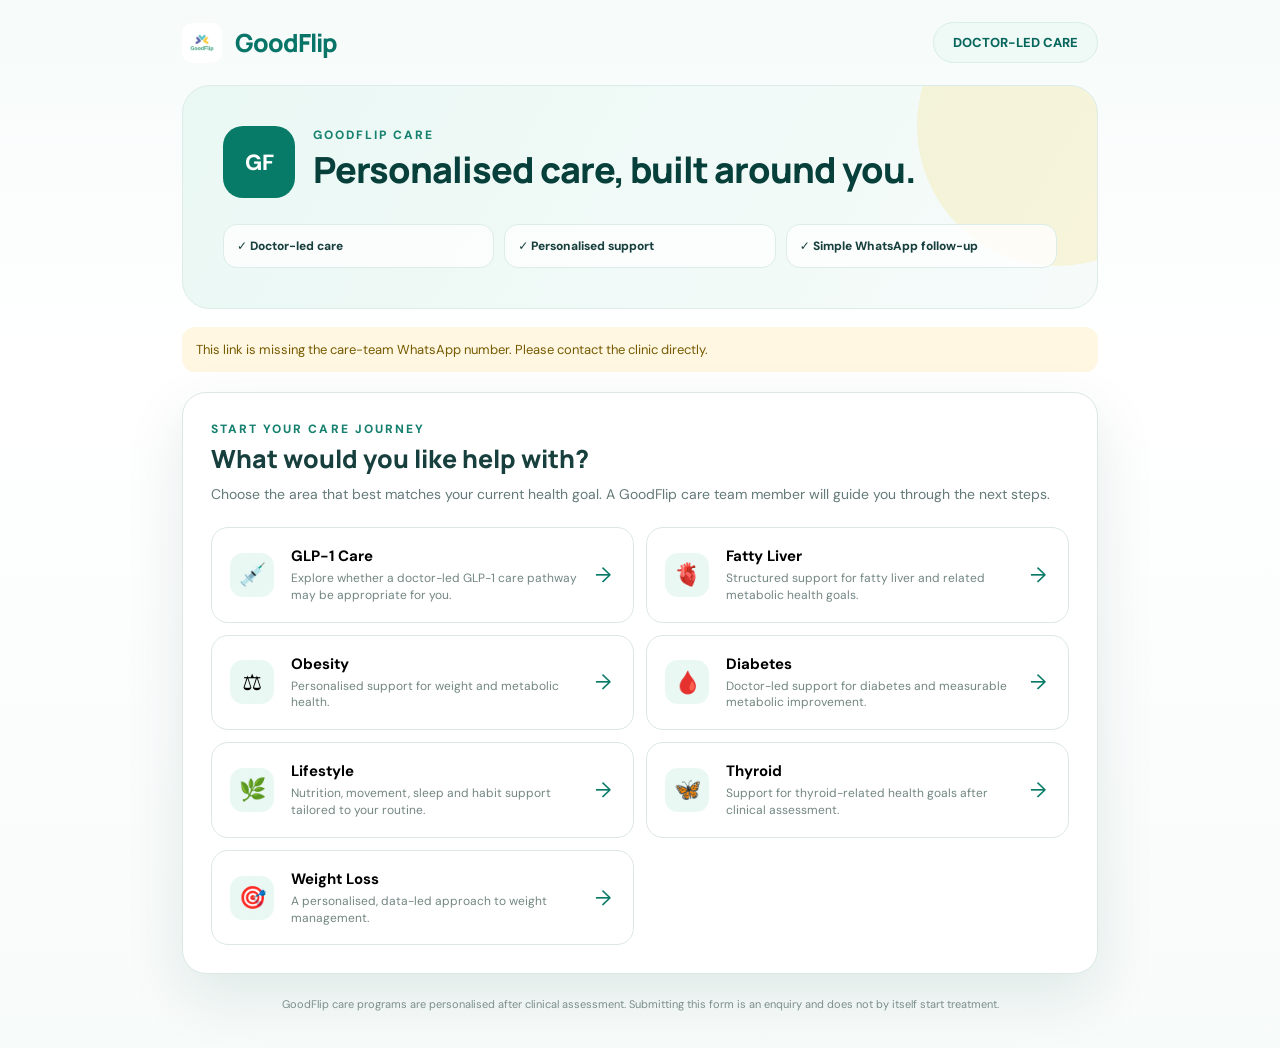
<file: index.html>
<!doctype html>
<html lang="en">
<head><meta charset="utf-8"><meta name="viewport" content="width=device-width,initial-scale=1"><title>GoodFlip Care | Personalised Health Support</title><link rel="stylesheet" href="styles.css"></head>
<body>
<div class="patient-page">
  <header class="patient-top"><div class="brand patient-brand"><img src="goodflip-logo.jpg" alt="GoodFlip"><span class="brand-name">GoodFlip</span></div><span class="pill">DOCTOR-LED CARE</span></header>
  <main>
    <section class="patient-hero">
      <div class="doctor-row"><div id="avatar" class="avatar">GF</div><div><div class="eyebrow">GOODFLIP CARE</div><h1 id="doctorName">Personalised care, built around you.</h1><p id="referral"></p></div></div>
      <div class="patient-features"><div class="mini-feature">✓ Doctor-led care</div><div class="mini-feature">✓ Personalised support</div><div class="mini-feature">✓ Simple WhatsApp follow-up</div></div>
    </section>
    <section id="notice" class="notice hidden"></section>
    <section id="chooseSection" class="choose-card"><div class="eyebrow">Start your care journey</div><h2>What would you like help with?</h2><p class="card-sub">Choose the area that best matches your current health goal. A GoodFlip care team member will guide you through the next steps.</p><div id="planCards" class="patient-plans"></div></section>
    <section id="leadSection" class="lead-card hidden"><div class="selected-plan" id="selectedPlan"></div><h2>Let’s take the next step</h2><p class="card-sub">Share your details and the GoodFlip care team will contact you on WhatsApp.</p><form id="leadForm"><div class="field"><label for="name">Full Name *</label><input id="name" required placeholder="Your name"></div><div class="field"><label for="mobile">Mobile Number *</label><div class="input-wrap"><span class="prefix">+91</span><input id="mobile" required inputmode="numeric" placeholder="9876543210"></div></div><div class="two"><div class="field"><label for="age">Age</label><input id="age" type="number" min="1" max="120" placeholder="Age"></div><div class="field"><label for="gender">Gender</label><select id="gender"><option value="">Select</option><option>Male</option><option>Female</option><option>Other</option><option>Prefer not to say</option></select></div></div><div class="field"><label for="notes">Anything you'd like the care team to know?</label><textarea id="notes" rows="3" placeholder="Optional"></textarea></div><label class="consent"><input id="consent" type="checkbox" required><span>I agree to be contacted by GoodFlip regarding this care enquiry.</span></label><button class="primary" type="submit">Continue on WhatsApp →</button></form><button class="back-link" id="changePlan" type="button">← Change care plan</button></section>
    <p class="footer-note">GoodFlip care programs are personalised after clinical assessment. Submitting this form is an enquiry and does not by itself start treatment.</p>
  </main>
</div>
<script src="app.js"></script><script>
const qs=new URLSearchParams(location.search),doctor=qs.get('doctor')||'',wa=qs.get('wa')||'',ref=qs.get('ref')||'',photo=qs.get('photo')||'',allowed=(qs.get('plans')||window.GF_PLANS.map(p=>p.id).join(',')).split(',').filter(Boolean),choose=qs.get('choose')!=='0';
document.getElementById('doctorName').textContent=doctor?`Care with GoodFlip through ${doctor}`:'Personalised care, built around you.';if(ref)document.getElementById('referral').textContent=`Referred by ${ref}`;if(photo){const a=document.getElementById('avatar');a.style.backgroundImage=`url("${photo.replace(/"/g,'')}")`;a.textContent=''}
const plans=window.GF_PLANS.filter(p=>allowed.includes(p.id)),cards=document.getElementById('planCards');let selected=choose?null:(plans[0]||null);if(!wa){const n=document.getElementById('notice');n.textContent='This link is missing the care-team WhatsApp number. Please contact the clinic directly.';n.classList.remove('hidden')}
plans.forEach(p=>{const card=document.createElement('button');card.type='button';card.className='patient-plan';card.innerHTML=`<span class="plan-icon">${p.icon}</span><span><b>${p.name}</b><small>${p.desc}</small></span><span class="arrow">→</span>`;card.onclick=()=>selectPlan(p);cards.appendChild(card)});
function selectPlan(p){selected=p;document.getElementById('selectedPlan').innerHTML=`${p.icon} &nbsp; ${p.name}`;document.getElementById('leadSection').classList.remove('hidden');document.getElementById('chooseSection').classList.add('hidden');window.scrollTo({top:document.getElementById('leadSection').offsetTop-20,behavior:'smooth'})}if(!choose&&selected)selectPlan(selected);
document.getElementById('changePlan').onclick=()=>{document.getElementById('leadSection').classList.add('hidden');document.getElementById('chooseSection').classList.remove('hidden');window.scrollTo({top:0,behavior:'smooth'})};
document.getElementById('leadForm').addEventListener('submit',e=>{e.preventDefault();if(!selected)return;const mobile=document.getElementById('mobile').value.replace(/\D/g,'');if(!/^\d{10}$/.test(mobile)){alert('Please enter a valid 10-digit mobile number.');return}const msg=['Hello GoodFlip Care Team,','','I am interested in a GoodFlip care program.',`Care Plan: ${selected.name}`,`Doctor/Clinic: ${doctor||'Not specified'}`,ref?`Referred by: ${ref}`:'','',`Name: ${document.getElementById('name').value.trim()}`,`Mobile: ${mobile}`,document.getElementById('age').value?`Age: ${document.getElementById('age').value}`:'',document.getElementById('gender').value?`Gender: ${document.getElementById('gender').value}`:'',document.getElementById('notes').value.trim()?`Notes: ${document.getElementById('notes').value.trim()}`:''].filter(Boolean).join('\n');
const endpoint=window.GF_SHEETS_ENDPOINT,frameName='gfLeadFrame';let frame=document.getElementById(frameName);if(!frame){frame=document.createElement('iframe');frame.name=frameName;frame.id=frameName;frame.style.display='none';document.body.appendChild(frame)}const form=document.createElement('form');form.method='POST';form.action=endpoint;form.target=frameName;form.style.display='none';const fields={doctor:doctor||'',referrer:ref||'',patientName:document.getElementById('name').value.trim(),mobile,plan:selected.name,age:document.getElementById('age').value||'',gender:document.getElementById('gender').value||'',notes:document.getElementById('notes').value.trim(),source:'GoodFlip Care Link'};Object.entries(fields).forEach(([key,value])=>{const input=document.createElement('input');input.type='hidden';input.name=key;input.value=value;form.appendChild(input)});document.body.appendChild(form);form.submit();form.remove();window.open(`https://wa.me/${wa}?text=${encodeURIComponent(msg)}`,'_blank')});
</script></body></html>
</file>
<file: styles.css>
@import url('https://fonts.googleapis.com/css2?family=DM+Sans:wght@400;500;600;700&family=Manrope:wght@600;700;800&display=swap');
:root{--ink:#073f3b;--ink2:#173f3d;--muted:#647a78;--green:#087a68;--green2:#0d8f78;--mint:#eaf8f4;--mint2:#f4fbf9;--line:#dbe9e5;--yellow:#f7cf35;--blue:#4d65a7;--white:#fff;--shadow:0 22px 60px rgba(12,70,62,.10)}
*{box-sizing:border-box}html{scroll-behavior:smooth}body{margin:0;font-family:'DM Sans',system-ui,sans-serif;color:var(--ink2);background:linear-gradient(180deg,#f6fbfa 0,#fff 35%,#f7fbfa 100%)}button,input,select,textarea{font:inherit}.page{max-width:1240px;margin:auto;padding:0 28px}.topbar{height:78px;display:flex;align-items:center;justify-content:space-between;border-bottom:1px solid rgba(219,233,229,.75)}.brand{display:flex;align-items:center;gap:13px}.brand img{width:42px;height:42px;object-fit:cover;border-radius:10px}.brand-name{font:800 25px Manrope,sans-serif;color:#087568;letter-spacing:-1px}.brand-tag{height:24px;border-left:1px solid #cbded9;padding-left:18px;color:#637a78;font-size:13px}.pill{padding:11px 19px;border-radius:999px;background:#eff9f6;border:1px solid #d8eee8;color:#08675c;font-weight:800;font-size:13px}.hero{position:relative;overflow:hidden;display:grid;grid-template-columns:1.15fr .85fr;gap:40px;min-height:360px;padding:54px 48px 40px;margin-top:24px;border-radius:30px;background:linear-gradient(115deg,#effaf7,#e9f8f4 55%,#dff3ed);box-shadow:var(--shadow)}.hero:after{content:'';position:absolute;width:330px;height:330px;border-radius:50%;right:-120px;top:-150px;background:rgba(255,255,255,.45)}.eyebrow{font-size:12px;font-weight:800;letter-spacing:.17em;color:#17816f;text-transform:uppercase}.hero h1{font:800 46px/1.05 Manrope,sans-serif;letter-spacing:-2px;margin:12px 0 16px;max-width:690px;color:#073f3b}.hero p{font-size:17px;line-height:1.65;color:#5f7774;max-width:650px}.feature-row{display:flex;gap:28px;flex-wrap:wrap;margin-top:28px}.feature{display:flex;align-items:center;gap:10px;font-weight:700;font-size:14px}.feature-icon{width:42px;height:42px;border-radius:50%;display:grid;place-items:center;background:#fff;color:#0c866f;font-size:20px;box-shadow:0 8px 20px rgba(0,80,70,.08)}.hero-art{position:relative;display:flex;align-items:center;justify-content:center;z-index:1}.art-card{width:min(100%,410px);padding:22px;border-radius:24px;background:rgba(255,255,255,.82);border:1px solid rgba(255,255,255,.9);box-shadow:0 18px 40px rgba(0,70,60,.10)}.art-head{display:flex;align-items:center;gap:12px;font-weight:800;font-size:18px}.art-head img{width:44px;height:44px;border-radius:12px}.art-lines{margin-top:20px;display:grid;gap:10px}.art-line{padding:13px 15px;border-radius:14px;background:#f5fcfa;display:flex;justify-content:space-between;color:#37645f;font-size:13px}.workspace{display:grid;grid-template-columns:1fr 1fr;gap:24px;margin:24px 0 48px;align-items:start}.card{background:#fff;border:1px solid var(--line);border-radius:26px;padding:30px;box-shadow:var(--shadow)}.card h2{font:800 24px Manrope,sans-serif;margin:7px 0;color:#083f3b}.card-sub{color:var(--muted);font-size:14px;line-height:1.5;margin:0 0 22px}.section-head{display:flex;align-items:center;gap:12px;margin-bottom:18px}.section-icon{width:36px;height:36px;border-radius:11px;background:#e8f7f3;display:grid;place-items:center;color:#087b69;font-size:18px}.field{margin:18px 0}.field label{display:block;font-size:13px;font-weight:800;margin-bottom:7px}.field small{display:block;color:#7a8c89;font-size:12px;margin-top:7px;line-height:1.4}.input-wrap{position:relative}.input-wrap .prefix{position:absolute;left:15px;top:50%;transform:translateY(-50%);font-weight:700;color:#52716d}.input-wrap input{padding-left:52px}input,select,textarea{width:100%;border:1px solid #d3e1dd;border-radius:13px;padding:13px 14px;background:#fff;color:#183d3a;outline:none;transition:.2s}input:focus,select:focus,textarea:focus{border-color:#1a9a83;box-shadow:0 0 0 4px rgba(26,154,131,.10)}.plan-title{font-weight:800;margin:26px 0 12px}.plan-grid{display:grid;grid-template-columns:repeat(2,1fr);gap:10px}.plan-option{margin:0;border:1px solid #dce8e4;border-radius:16px;padding:13px;display:flex;gap:10px;align-items:flex-start;cursor:pointer;background:#fbfdfc;transition:.18s}.plan-option:hover{border-color:#8bc8bb;background:#f3fbf8}.plan-option input{width:18px;height:18px;margin:2px 0;accent-color:#087a68}.plan-option b{font-size:13px}.plan-option small{display:block;color:#738783;font-size:11px;line-height:1.35;margin-top:4px}.switch{display:flex;align-items:center;gap:10px;margin:18px 0;font-weight:700;font-size:13px}.switch input{width:18px;height:18px;accent-color:#087a68}.primary{width:100%;border:0;border-radius:14px;padding:15px 18px;background:linear-gradient(135deg,#087a68,#0c927a);color:#fff;font-weight:800;cursor:pointer;box-shadow:0 12px 25px rgba(8,122,104,.22);transition:.18s}.primary:hover{transform:translateY(-1px)}.result-card{position:sticky;top:20px}.result-empty{min-height:540px;display:grid;place-items:center;text-align:center;border:1.5px dashed #c9ddd8;border-radius:20px;background:#f8fcfb;padding:28px}.result-empty img{width:72px;height:72px;border-radius:18px;margin-bottom:10px}.result-empty h3{font:800 22px Manrope;margin:5px 0}.result-empty p{max-width:350px;color:var(--muted);line-height:1.55}.result{margin-top:10px}.hidden{display:none!important}.linkbox{background:#f1f8f6;border:1px solid #dbece7;padding:13px;border-radius:12px;word-break:break-all;font-size:12px;color:#35645e;margin:14px 0}.actions{display:flex;gap:9px}.secondary,.ghost{display:inline-flex;align-items:center;justify-content:center;border:1px solid #cfe0db;background:#fff;color:#087263;border-radius:12px;padding:11px 14px;font-weight:800;cursor:pointer;text-decoration:none;flex:1}.secondary:hover{background:#f3faf8}.qr-panel{margin-top:20px;padding:20px;border:1px solid #dce9e5;border-radius:18px;background:#fff;text-align:center}.qrwrap{display:flex;justify-content:center}.qrwrap #qr{display:flex;justify-content:center}.qrwrap #qr canvas{width:260px!important;height:260px!important;image-rendering:auto}.qr-label{font-size:11px;letter-spacing:.12em;font-weight:800;color:#087a68;margin:12px 0}.center{text-align:center}.center-actions{justify-content:center}.center-actions .secondary{max-width:220px}.footer{border-top:1px solid var(--line);padding:22px 0 35px;display:flex;justify-content:space-between;align-items:center;color:#6f8581;font-size:12px}.footer-brand{display:flex;align-items:center;gap:8px;font-weight:800;color:#087568}.footer-brand img{width:30px;height:30px;border-radius:8px}.patient-page{max-width:960px;margin:auto;padding:0 22px}.patient-top{display:flex;justify-content:space-between;align-items:center;padding:22px 0}.patient-brand img{width:40px;height:40px;border-radius:10px}.patient-hero{position:relative;overflow:hidden;border-radius:28px;padding:40px;background:linear-gradient(120deg,#eaf8f4,#f6fbfa);border:1px solid #dcece8}.patient-hero:after{content:'';position:absolute;right:-100px;top:-100px;width:280px;height:280px;border-radius:50%;background:rgba(247,207,53,.16)}.doctor-row{position:relative;z-index:1;display:flex;gap:18px;align-items:center}.avatar{width:72px;height:72px;border-radius:20px;background:#087a68;color:#fff;display:grid;place-items:center;font-weight:800;font-size:22px;background-size:cover;background-position:center;overflow:hidden}.patient-hero h1{font:800 36px/1.08 Manrope;margin:8px 0;color:#073f3b;letter-spacing:-1px}.patient-hero p{color:#617875;margin:0;line-height:1.55}.patient-features{display:grid;grid-template-columns:repeat(3,1fr);gap:10px;margin-top:26px;position:relative;z-index:1}.mini-feature{background:rgba(255,255,255,.78);border:1px solid #dcece8;border-radius:14px;padding:13px;font-size:12px;font-weight:800}.choose-card,.lead-card{background:#fff;border:1px solid var(--line);border-radius:24px;padding:28px;margin-top:20px;box-shadow:var(--shadow)}.choose-card h2,.lead-card h2{font:800 25px Manrope;margin:4px 0 8px}.patient-plans{display:grid;grid-template-columns:repeat(2,1fr);gap:12px;margin-top:18px}.patient-plan{width:100%;display:grid;grid-template-columns:48px 1fr 20px;gap:13px;align-items:center;text-align:left;padding:18px;border:1px solid #dce8e4;background:#fff;border-radius:17px;cursor:pointer;transition:.18s}.patient-plan:hover{border-color:#82c6b9;box-shadow:0 10px 25px rgba(8,122,104,.08);transform:translateY(-2px)}.plan-icon{width:44px;height:44px;border-radius:13px;background:#eaf8f4;display:grid;place-items:center;font-size:22px}.patient-plan b{display:block;font-size:15px}.patient-plan small{display:block;color:#728682;font-size:12px;line-height:1.4;margin-top:4px}.arrow{color:#087a68;font-size:21px}.selected-plan{display:inline-flex;background:#eaf8f4;color:#087a68;border-radius:999px;padding:9px 13px;font-size:13px;font-weight:800}.two{display:grid;grid-template-columns:1fr 1fr;gap:12px}.consent{display:flex;gap:9px;align-items:flex-start;font-size:12px;font-weight:600;color:#5e7773}.consent input{width:17px;margin-top:2px;accent-color:#087a68}.notice{padding:14px;border-radius:13px;background:#fff7e2;color:#765b00;margin-top:18px;font-size:13px}.footer-note{text-align:center;color:#7b8e8b;font-size:11px;line-height:1.55;margin:22px 10px 35px}.back-link{border:0;background:transparent;color:#087a68;font-weight:800;cursor:pointer;margin-top:12px}
@media(max-width:900px){.hero{grid-template-columns:1fr}.hero-art{display:none}.workspace{grid-template-columns:1fr}.result-card{position:static}.patient-plans{grid-template-columns:1fr}}
@media(max-width:650px){.page,.patient-page{padding:0 14px}.topbar{height:68px}.brand-tag{display:none}.hero{padding:30px 22px;margin-top:14px;border-radius:22px}.hero h1{font-size:34px}.hero p{font-size:15px}.feature-row{gap:12px}.feature{font-size:12px}.workspace{gap:14px}.card,.choose-card,.lead-card{padding:20px;border-radius:20px}.plan-grid,.patient-features,.two{grid-template-columns:1fr}.patient-hero{padding:25px 20px}.patient-hero h1{font-size:28px}.patient-top{padding:14px 0}.pill{padding:9px 12px;font-size:11px}.actions{flex-direction:column}.footer{flex-direction:column;gap:12px;text-align:center}}
</file>
